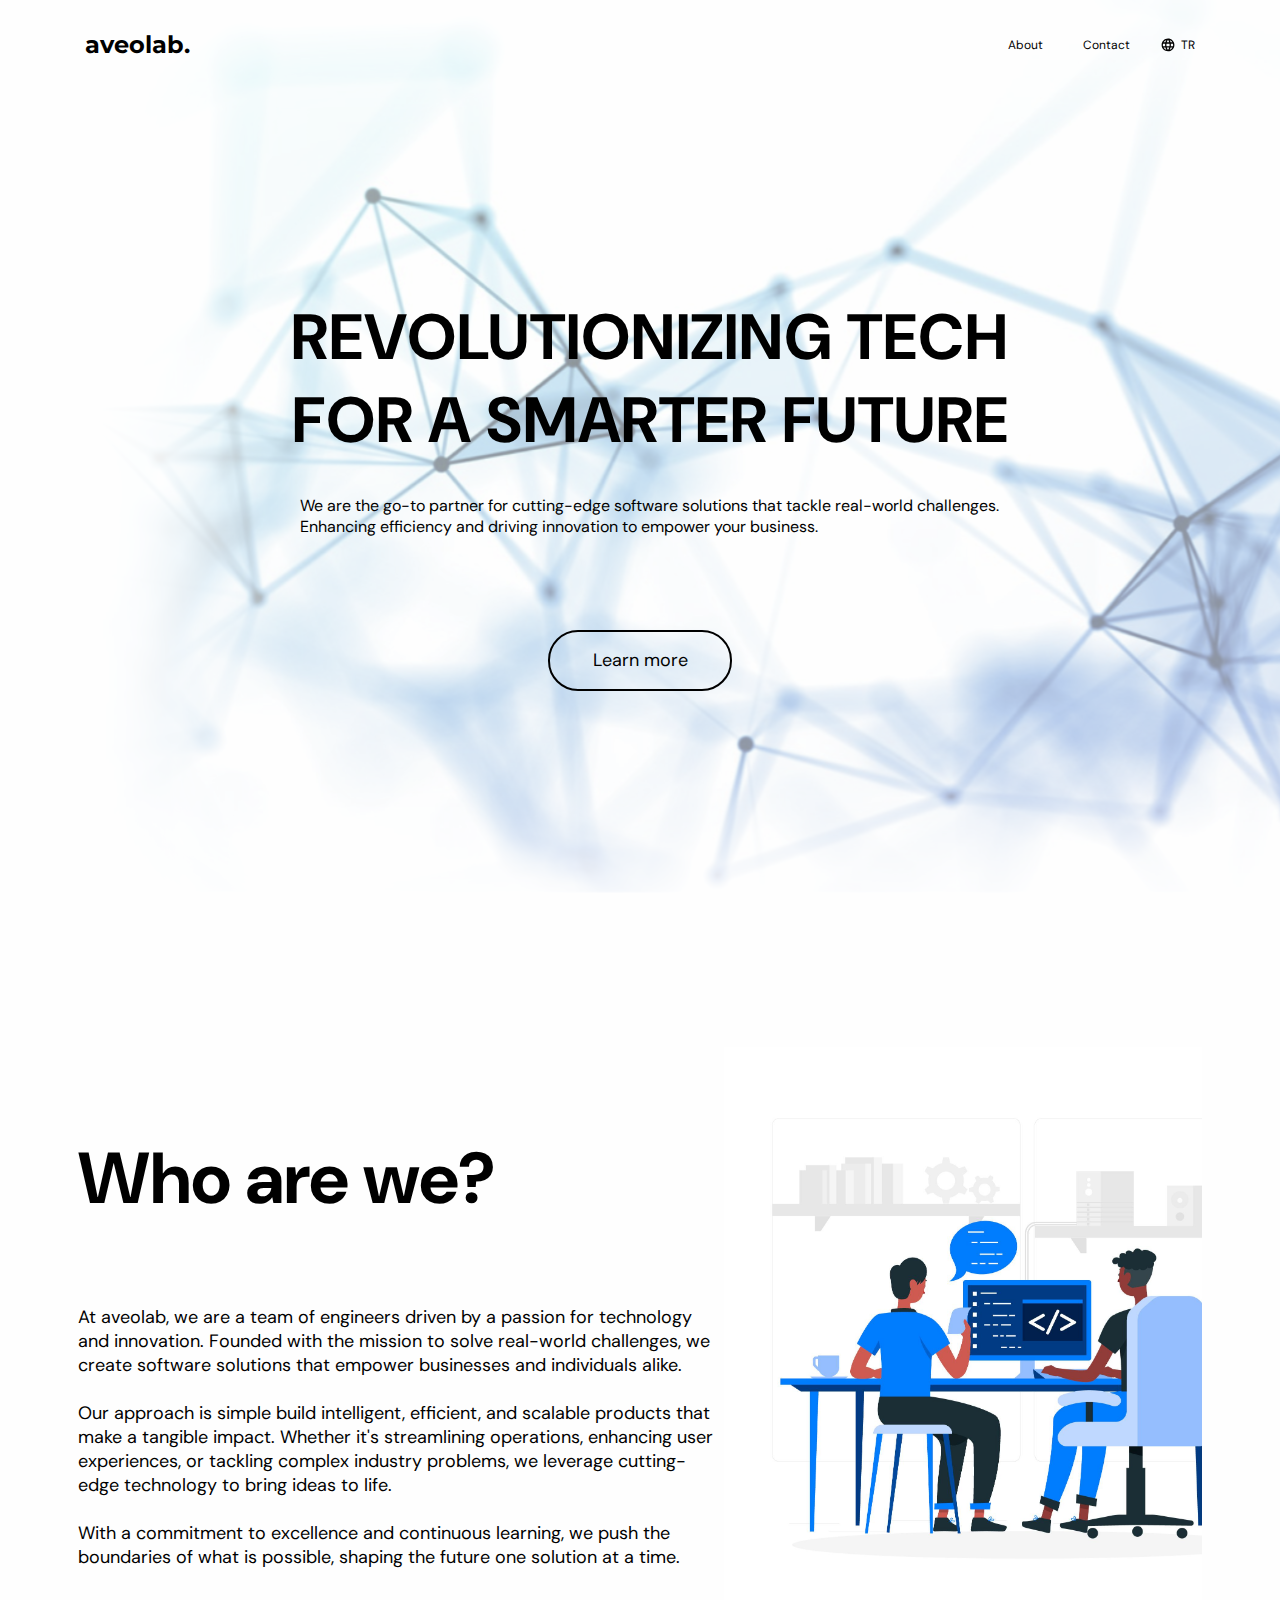
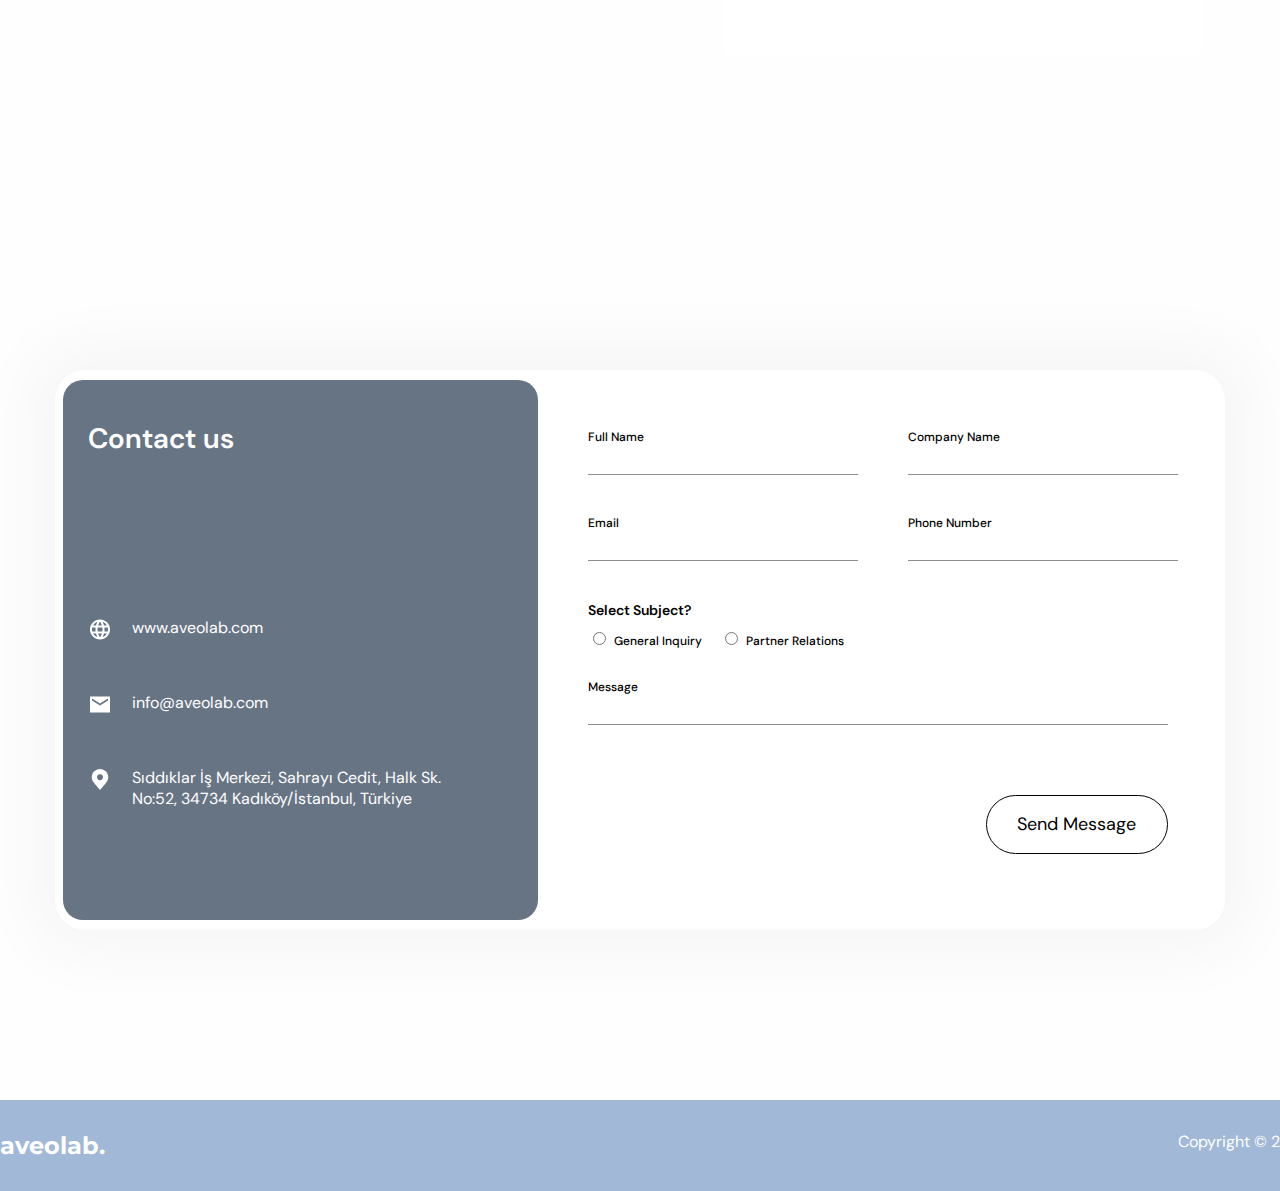
<file: index.html>
<html>
<head>
    <meta http-equiv="content-type" content="text/html;charset=utf-8"/>
    <link rel="preconnect" href="https://fonts.googleapis.com">
    <link rel="preconnect" href="https://fonts.gstatic.com" crossorigin>
    <link href="https://fonts.googleapis.com/css2?family=DM+Sans:ital,opsz,wght@0,9..40,100..1000;1,9..40,100..1000&family=Montserrat:ital,wght@0,100..900;1,100..900&display=swap"
          rel="stylesheet">
    <link href="./style.css" rel="stylesheet">
    <link rel="icon" type="image/x-icon" href="favicon.ico">
    <title>aveolab.</title>
</head>
<body>
<section class="page1">
    <div class="navbar">
        <div class="logo">aveolab.</div>
        <div class="nav-buttons">
            <div onclick="getElementById('about').scrollIntoView({behavior: 'smooth', block: 'start'})">About</div>
            <div class="nav-gap"></div>
            <div onclick="getElementById('contact').scrollIntoView({behavior: 'smooth', block: 'start'})">Contact</div>
            <div class="language"
                 onclick="window.location.href = 'index_tr.html'">
                <svg class="icon" viewBox="0 0 24 25" fill="none" xmlns="http://www.w3.org/2000/svg">
                    <path d="M16.36 14.396C16.44 13.736 16.5 13.076 16.5 12.396C16.5 11.716 16.44 11.056 16.36 10.396H19.74C19.9 11.036 20 11.706 20 12.396C20 13.086 19.9 13.756 19.74 14.396M14.59 19.956C15.19 18.846 15.65 17.646 15.97 16.396H18.92C17.9512 18.0643 16.4141 19.328 14.59 19.956ZM14.34 14.396H9.66C9.56 13.736 9.5 13.076 9.5 12.396C9.5 11.716 9.56 11.046 9.66 10.396H14.34C14.43 11.046 14.5 11.716 14.5 12.396C14.5 13.076 14.43 13.736 14.34 14.396ZM12 20.356C11.17 19.156 10.5 17.826 10.09 16.396H13.91C13.5 17.826 12.83 19.156 12 20.356ZM8 8.396H5.08C6.03864 6.72303 7.57466 5.45724 9.4 4.836C8.8 5.946 8.35 7.146 8 8.396ZM5.08 16.396H8C8.35 17.646 8.8 18.846 9.4 19.956C7.57827 19.3283 6.04429 18.0642 5.08 16.396ZM4.26 14.396C4.1 13.756 4 13.086 4 12.396C4 11.706 4.1 11.036 4.26 10.396H7.64C7.56 11.056 7.5 11.716 7.5 12.396C7.5 13.076 7.56 13.736 7.64 14.396M12 4.426C12.83 5.626 13.5 6.966 13.91 8.396H10.09C10.5 6.966 11.17 5.626 12 4.426ZM18.92 8.396H15.97C15.6565 7.15761 15.1931 5.9621 14.59 4.836C16.43 5.466 17.96 6.736 18.92 8.396ZM12 2.396C6.47 2.396 2 6.896 2 12.396C2 15.0482 3.05357 17.5917 4.92893 19.4671C5.85752 20.3956 6.95991 21.1322 8.17317 21.6348C9.38642 22.1373 10.6868 22.396 12 22.396C14.6522 22.396 17.1957 21.3424 19.0711 19.4671C20.9464 17.5917 22 15.0482 22 12.396C22 11.0828 21.7413 9.78242 21.2388 8.56916C20.7362 7.35591 19.9997 6.25351 19.0711 5.32493C18.1425 4.39634 17.0401 3.65975 15.8268 3.1572C14.6136 2.65465 13.3132 2.396 12 2.396Z"
                          fill="black"></path>
                </svg>
                <span>TR</span>
            </div>
        </div>
    </div>
    <div class="content">
        <div class="headline">
            Revolutionizing Tech for a Smarter Future
        </div>
        <div class="context">
            We are the go-to partner for cutting-edge software solutions that tackle real-world challenges. Enhancing
            efficiency and driving innovation to empower your business.
        </div>
        <div onclick="getElementById('about').scrollIntoView({behavior: 'smooth', block: 'start'})"
             class="button learn-more">
            Learn more
        </div>
    </div>
</section>
<section id="about" class="page2">
    <div class="content">
        <div class="about">
            <div class="title">
                Who are we?
            </div>
            <div class="context">
                At aveolab, we are a team of engineers driven by a passion for technology and innovation. Founded with
                the mission to solve real-world challenges, we create software solutions that empower businesses and
                individuals alike.<br/><br/>Our approach is simple build intelligent, efficient, and scalable products
                that make a tangible impact. Whether it's streamlining operations, enhancing user experiences, or
                tackling complex industry problems, we leverage cutting-edge technology to bring ideas to
                life.<br/><br/>With a commitment to excellence and continuous learning, we push the boundaries of what
                is possible, shaping the future one solution at a time.
            </div>
        </div>
    </div>
    <div class="image">

    </div>
</section>
<section id="contact" class="page3">
    <div class="content">
        <div class="contact-info">
            <div class="title">
                Contact us
            </div>
            <div class="contact-info-item">
                <svg class="icon" viewBox="0 0 24 25" fill="none" xmlns="http://www.w3.org/2000/svg">
                    <path d="M16.36 14.396C16.44 13.736 16.5 13.076 16.5 12.396C16.5 11.716 16.44 11.056 16.36 10.396H19.74C19.9 11.036 20 11.706 20 12.396C20 13.086 19.9 13.756 19.74 14.396M14.59 19.956C15.19 18.846 15.65 17.646 15.97 16.396H18.92C17.9512 18.0643 16.4141 19.328 14.59 19.956ZM14.34 14.396H9.66C9.56 13.736 9.5 13.076 9.5 12.396C9.5 11.716 9.56 11.046 9.66 10.396H14.34C14.43 11.046 14.5 11.716 14.5 12.396C14.5 13.076 14.43 13.736 14.34 14.396ZM12 20.356C11.17 19.156 10.5 17.826 10.09 16.396H13.91C13.5 17.826 12.83 19.156 12 20.356ZM8 8.396H5.08C6.03864 6.72303 7.57466 5.45724 9.4 4.836C8.8 5.946 8.35 7.146 8 8.396ZM5.08 16.396H8C8.35 17.646 8.8 18.846 9.4 19.956C7.57827 19.3283 6.04429 18.0642 5.08 16.396ZM4.26 14.396C4.1 13.756 4 13.086 4 12.396C4 11.706 4.1 11.036 4.26 10.396H7.64C7.56 11.056 7.5 11.716 7.5 12.396C7.5 13.076 7.56 13.736 7.64 14.396M12 4.426C12.83 5.626 13.5 6.966 13.91 8.396H10.09C10.5 6.966 11.17 5.626 12 4.426ZM18.92 8.396H15.97C15.6565 7.15761 15.1931 5.9621 14.59 4.836C16.43 5.466 17.96 6.736 18.92 8.396ZM12 2.396C6.47 2.396 2 6.896 2 12.396C2 15.0482 3.05357 17.5917 4.92893 19.4671C5.85752 20.3956 6.95991 21.1322 8.17317 21.6348C9.38642 22.1373 10.6868 22.396 12 22.396C14.6522 22.396 17.1957 21.3424 19.0711 19.4671C20.9464 17.5917 22 15.0482 22 12.396C22 11.0828 21.7413 9.78242 21.2388 8.56916C20.7362 7.35591 19.9997 6.25351 19.0711 5.32493C18.1425 4.39634 17.0401 3.65975 15.8268 3.1572C14.6136 2.65465 13.3132 2.396 12 2.396Z"
                          fill="white"></path>
                </svg>
                <div class="text">www.aveolab.com</div>
            </div>
            <div class="contact-info-item">
                <svg class="icon" viewBox="0 0 24 25" fill="none" xmlns="http://www.w3.org/2000/svg">
                    <path d="M22 4.396H2V20.396H22V4.396ZM20 8.396L12 13.396L4 8.396V6.396L12 11.396L20 6.396V8.396Z"
                          fill="white"></path>
                </svg>
                <div class="text">
                    info@aveolab.com
                </div>
            </div>
            <div class="contact-info-item">
                <svg class="icon" viewBox="0 0 24 25" fill="none" xmlns="http://www.w3.org/2000/svg">
                    <path d="M12 1.896C9.81275 1.89858 7.71583 2.7686 6.16921 4.31522C4.6226 5.86183 3.75257 7.95875 3.74999 10.146C3.74737 11.9334 4.33123 13.6723 5.41199 15.096C5.41199 15.096 5.63699 15.3922 5.67374 15.435L12 22.896L18.3292 15.4312C18.3622 15.3915 18.588 15.096 18.588 15.096L18.5887 15.0937C19.669 13.6707 20.2526 11.9326 20.25 10.146C20.2474 7.95875 19.3774 5.86183 17.8308 4.31522C16.2842 2.7686 14.1872 1.89858 12 1.896V1.896ZM12 13.146C11.4066 13.146 10.8266 12.97 10.3333 12.6404C9.83994 12.3108 9.45542 11.8422 9.22835 11.294C9.00129 10.7459 8.94188 10.1427 9.05764 9.56073C9.17339 8.97878 9.45912 8.44423 9.87867 8.02468C10.2982 7.60512 10.8328 7.3194 11.4147 7.20364C11.9967 7.08788 12.5999 7.14729 13.148 7.37436C13.6962 7.60142 14.1648 7.98594 14.4944 8.47929C14.824 8.97263 15 9.55265 15 10.146C14.999 10.9413 14.6826 11.7038 14.1202 12.2662C13.5578 12.8286 12.7953 13.145 12 13.146V13.146Z"
                          fill="white"/>
                </svg>
                <div class="text">
                    Sıddıklar İş Merkezi, Sahrayı Cedit, Halk Sk. No:52, 34734 Kadıköy/İstanbul, Türkiye
                </div>
            </div>
        </div>
        <div id="form" class="form">
            <div class="form-line">
                <div class="input">
                    <div class="title">Full Name</div>
                    <input id="name" class="text-input" type="text">
                </div>
                <div class="input">
                    <div class="title">Company Name</div>
                    <input id="company" class="text-input" type="text">
                </div>
            </div>
            <div class="form-line">
                <div class="input">
                    <div class="title">Email</div>
                    <input id="email" class="text-input" type="text">
                </div>
                <div class="input">
                    <div class="title">Phone Number</div>
                    <input id="phone" class="text-input" type="text">
                </div>
            </div>
            <div class="form-line">
                <div class="radio">
                    <div class="title">Select Subject?</div>
                    <input name="subject" type="radio" value="General Inquiry"><span>General Inquiry</span>
                    <input name="subject" type="radio" value="Partner Relations"><span>Partner Relations</span>
                </div>
            </div>
            <div class="form-line">
                <div class="input">
                    <div class="title">Message</div>
                    <textarea id="message" class="text-area"
                              oninput="this.style.height = this.scrollHeight + 'px';"></textarea>
                </div>
            </div>
            <div class="form-line-submit">
                <div onclick="submit()" class="button submit">
                    Send Message
                </div>
            </div>
        </div>
    </div>
</section>
<div class="footer">
    <div class="content">
        <div class="logo footer-item-left">aveolab.</div>
        <div class="footer-item-right">Copyright © 2025</div>
    </div>
</div>
</body>
<script>
    function submit(){
        const formURL = "https://docs.google.com/forms/d/e/1FAIpQLSfMcMC4Tq0uPzt68FTimTCQQi5V0cfr5quUsZmkXDH1s3fKgQ/formResponse"; // Replace with your Form URL
        const formData = new FormData();

        // Replace entry.xxxxx with your actual field entry IDs from Google Form
        formData.append("entry.408041007", document.getElementById("name").value);
        formData.append("entry.1207151974", document.getElementById("company").value);
        formData.append("entry.1981433563", document.getElementById("email").value);
        formData.append("entry.1639230885", document.getElementById("phone").value);
        formData.append("entry.278148311", document.querySelector('input[name="subject"]:checked').value);
        formData.append("entry.217651649", document.getElementById("message").value);

        fetch(formURL, {
            method: "POST",
            body: formData,
            mode: "no-cors" // This prevents CORS issues
        }).then(() => {
            document.getElementById("form").innerHTML = "Your message is submitted! A team member will get in touch soon.";
        }).catch((error) => {
            console.error("Error submitting form:", error);
        });

    }
</script>
</html>
</file>
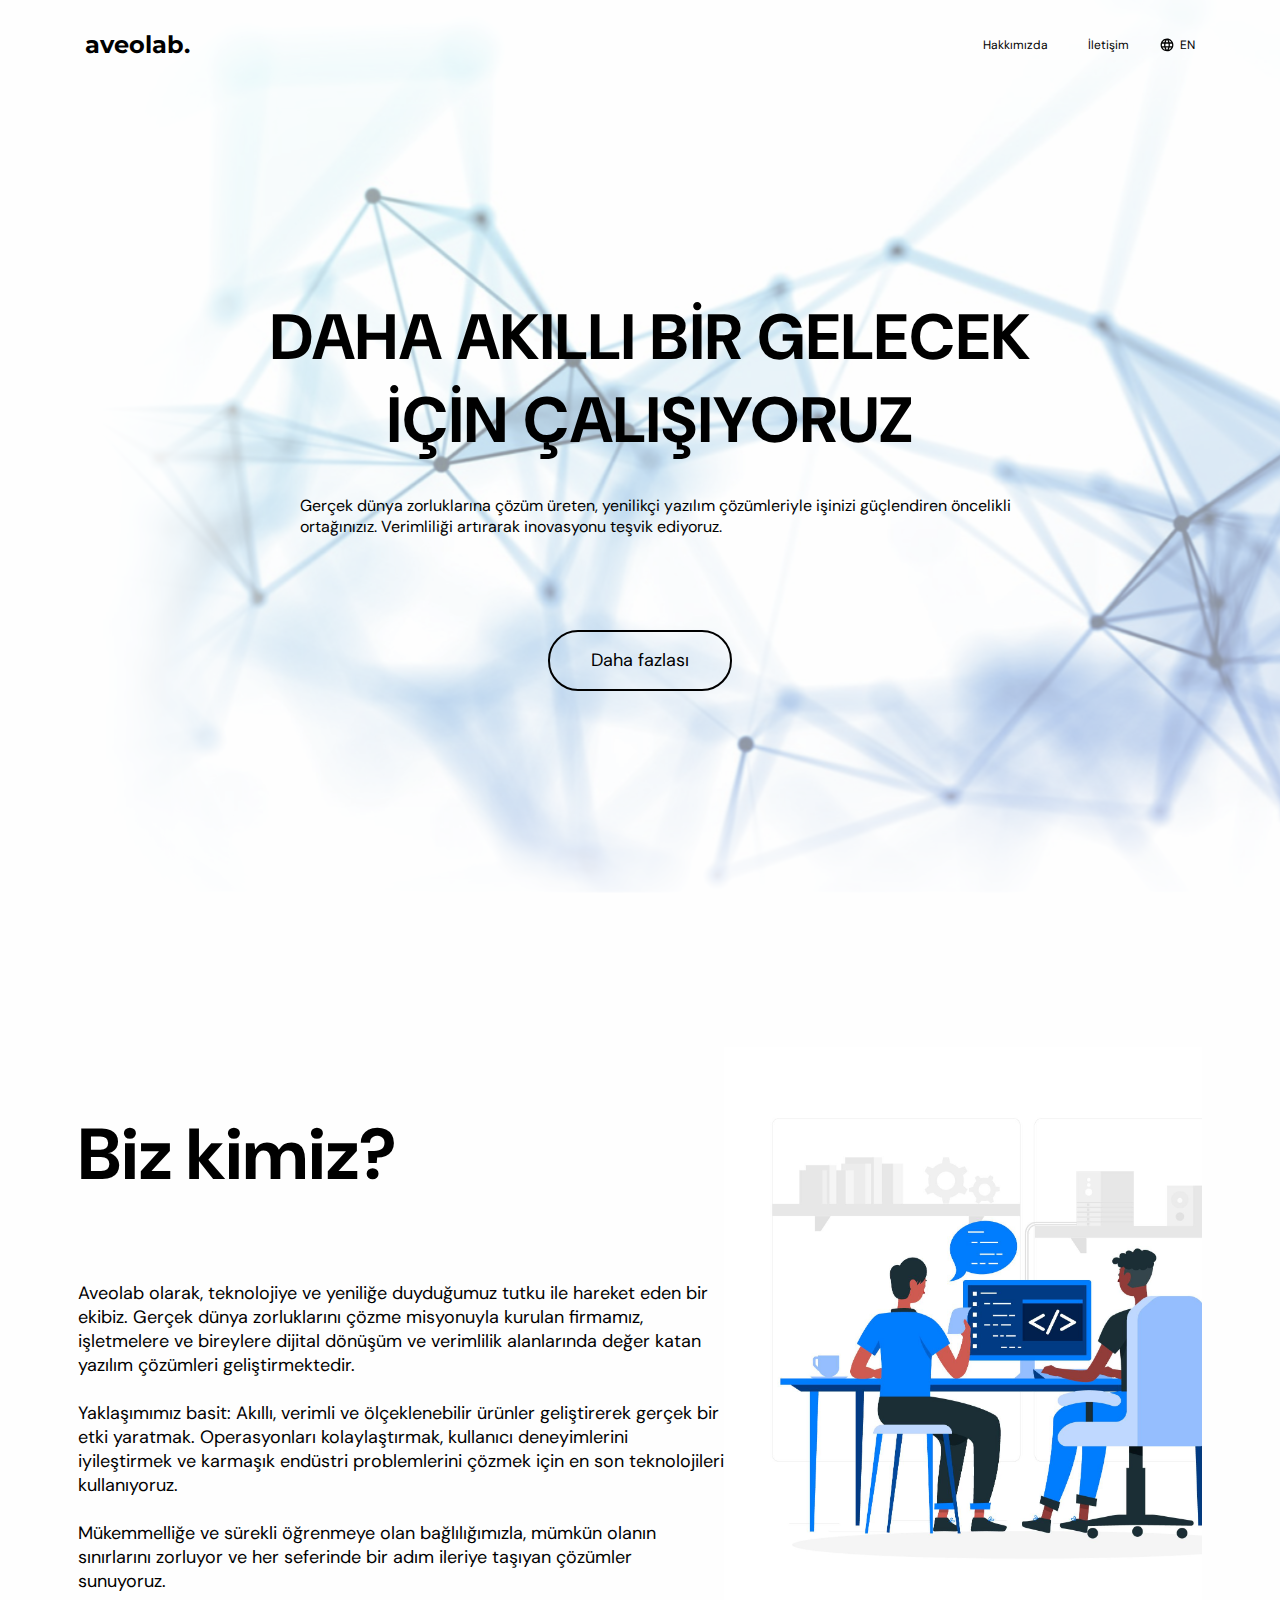
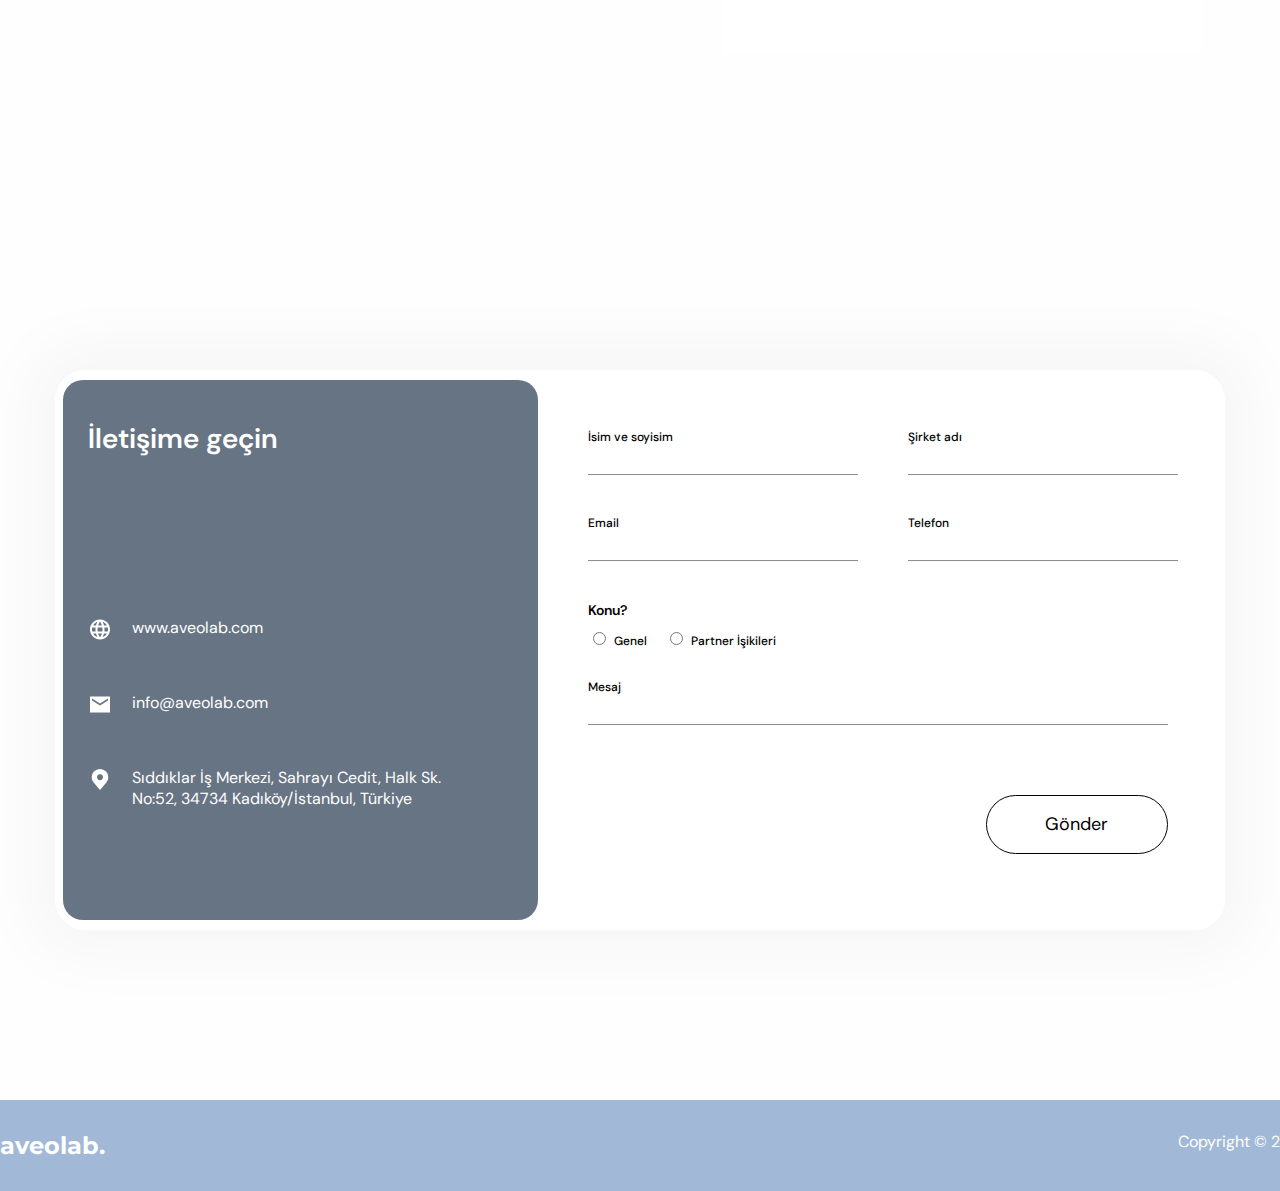
<file: index_tr.html>
<html>
<head>
    <meta http-equiv="content-type" content="text/html;charset=utf-8"/>
    <link rel="preconnect" href="https://fonts.googleapis.com">
    <link rel="preconnect" href="https://fonts.gstatic.com" crossorigin>
    <link href="https://fonts.googleapis.com/css2?family=DM+Sans:ital,opsz,wght@0,9..40,100..1000;1,9..40,100..1000&family=Montserrat:ital,wght@0,100..900;1,100..900&display=swap"
          rel="stylesheet">
    <link href="./style.css" rel="stylesheet">
    <link rel="icon" type="image/x-icon" href="favicon.ico">
    <title>aveolab.</title>
</head>
<body>
<section class="page1">
    <div class="navbar">
        <div class="logo">aveolab.</div>
        <div class="nav-buttons">
            <div onclick="getElementById('about').scrollIntoView({behavior: 'smooth', block: 'start'})">Hakkımızda</div>
            <div class="nav-gap"></div>
            <div onclick="getElementById('contact').scrollIntoView({behavior: 'smooth', block: 'start'})">İletişim</div>
            <div class="language"
                 onclick="window.location.href = 'index.html'">
                <svg class="icon" viewBox="0 0 24 25" fill="none" xmlns="http://www.w3.org/2000/svg">
                    <path d="M16.36 14.396C16.44 13.736 16.5 13.076 16.5 12.396C16.5 11.716 16.44 11.056 16.36 10.396H19.74C19.9 11.036 20 11.706 20 12.396C20 13.086 19.9 13.756 19.74 14.396M14.59 19.956C15.19 18.846 15.65 17.646 15.97 16.396H18.92C17.9512 18.0643 16.4141 19.328 14.59 19.956ZM14.34 14.396H9.66C9.56 13.736 9.5 13.076 9.5 12.396C9.5 11.716 9.56 11.046 9.66 10.396H14.34C14.43 11.046 14.5 11.716 14.5 12.396C14.5 13.076 14.43 13.736 14.34 14.396ZM12 20.356C11.17 19.156 10.5 17.826 10.09 16.396H13.91C13.5 17.826 12.83 19.156 12 20.356ZM8 8.396H5.08C6.03864 6.72303 7.57466 5.45724 9.4 4.836C8.8 5.946 8.35 7.146 8 8.396ZM5.08 16.396H8C8.35 17.646 8.8 18.846 9.4 19.956C7.57827 19.3283 6.04429 18.0642 5.08 16.396ZM4.26 14.396C4.1 13.756 4 13.086 4 12.396C4 11.706 4.1 11.036 4.26 10.396H7.64C7.56 11.056 7.5 11.716 7.5 12.396C7.5 13.076 7.56 13.736 7.64 14.396M12 4.426C12.83 5.626 13.5 6.966 13.91 8.396H10.09C10.5 6.966 11.17 5.626 12 4.426ZM18.92 8.396H15.97C15.6565 7.15761 15.1931 5.9621 14.59 4.836C16.43 5.466 17.96 6.736 18.92 8.396ZM12 2.396C6.47 2.396 2 6.896 2 12.396C2 15.0482 3.05357 17.5917 4.92893 19.4671C5.85752 20.3956 6.95991 21.1322 8.17317 21.6348C9.38642 22.1373 10.6868 22.396 12 22.396C14.6522 22.396 17.1957 21.3424 19.0711 19.4671C20.9464 17.5917 22 15.0482 22 12.396C22 11.0828 21.7413 9.78242 21.2388 8.56916C20.7362 7.35591 19.9997 6.25351 19.0711 5.32493C18.1425 4.39634 17.0401 3.65975 15.8268 3.1572C14.6136 2.65465 13.3132 2.396 12 2.396Z"
                          fill="black"></path>
                </svg>
                <span>EN</span>
            </div>
        </div>
    </div>
    <div class="content">
        <div class="headline">
            DAHA AKILLI BİR GELECEK İÇİN ÇALIŞIYORUZ
        </div>
        <div class="context">
            Gerçek dünya zorluklarına çözüm üreten, yenilikçi yazılım çözümleriyle işinizi güçlendiren öncelikli
            ortağınızız. Verimliliği artırarak inovasyonu teşvik ediyoruz.
        </div>
        <div onclick="getElementById('about').scrollIntoView({behavior: 'smooth', block: 'start'})"
             class="button learn-more">
            Daha fazlası
        </div>
    </div>
</section>
<section id="about" class="page2">
    <div class="content">
        <div class="about">
            <div class="title">
                Biz kimiz?
            </div>
            <div class="context">
                Aveolab olarak, teknolojiye ve yeniliğe duyduğumuz tutku ile hareket eden bir ekibiz. Gerçek dünya
                zorluklarını çözme misyonuyla kurulan firmamız, işletmelere ve bireylere dijital dönüşüm ve verimlilik
                alanlarında değer katan yazılım çözümleri geliştirmektedir.
                <br/><br/>Yaklaşımımız basit: Akıllı, verimli ve ölçeklenebilir ürünler geliştirerek gerçek bir etki
                yaratmak. Operasyonları kolaylaştırmak, kullanıcı deneyimlerini iyileştirmek ve karmaşık endüstri
                problemlerini çözmek için en son teknolojileri kullanıyoruz.
                <br/><br/>Mükemmelliğe ve sürekli öğrenmeye olan bağlılığımızla, mümkün olanın sınırlarını zorluyor ve
                her seferinde bir adım ileriye taşıyan çözümler sunuyoruz.
            </div>
        </div>
    </div>
    <div class="image">

    </div>
</section>
<section id="contact" class="page3">
    <div class="content">
        <div class="contact-info">
            <div class="title">
                İletişime geçin
            </div>
            <div class="contact-info-item">
                <svg class="icon" viewBox="0 0 24 25" fill="none" xmlns="http://www.w3.org/2000/svg">
                    <path d="M16.36 14.396C16.44 13.736 16.5 13.076 16.5 12.396C16.5 11.716 16.44 11.056 16.36 10.396H19.74C19.9 11.036 20 11.706 20 12.396C20 13.086 19.9 13.756 19.74 14.396M14.59 19.956C15.19 18.846 15.65 17.646 15.97 16.396H18.92C17.9512 18.0643 16.4141 19.328 14.59 19.956ZM14.34 14.396H9.66C9.56 13.736 9.5 13.076 9.5 12.396C9.5 11.716 9.56 11.046 9.66 10.396H14.34C14.43 11.046 14.5 11.716 14.5 12.396C14.5 13.076 14.43 13.736 14.34 14.396ZM12 20.356C11.17 19.156 10.5 17.826 10.09 16.396H13.91C13.5 17.826 12.83 19.156 12 20.356ZM8 8.396H5.08C6.03864 6.72303 7.57466 5.45724 9.4 4.836C8.8 5.946 8.35 7.146 8 8.396ZM5.08 16.396H8C8.35 17.646 8.8 18.846 9.4 19.956C7.57827 19.3283 6.04429 18.0642 5.08 16.396ZM4.26 14.396C4.1 13.756 4 13.086 4 12.396C4 11.706 4.1 11.036 4.26 10.396H7.64C7.56 11.056 7.5 11.716 7.5 12.396C7.5 13.076 7.56 13.736 7.64 14.396M12 4.426C12.83 5.626 13.5 6.966 13.91 8.396H10.09C10.5 6.966 11.17 5.626 12 4.426ZM18.92 8.396H15.97C15.6565 7.15761 15.1931 5.9621 14.59 4.836C16.43 5.466 17.96 6.736 18.92 8.396ZM12 2.396C6.47 2.396 2 6.896 2 12.396C2 15.0482 3.05357 17.5917 4.92893 19.4671C5.85752 20.3956 6.95991 21.1322 8.17317 21.6348C9.38642 22.1373 10.6868 22.396 12 22.396C14.6522 22.396 17.1957 21.3424 19.0711 19.4671C20.9464 17.5917 22 15.0482 22 12.396C22 11.0828 21.7413 9.78242 21.2388 8.56916C20.7362 7.35591 19.9997 6.25351 19.0711 5.32493C18.1425 4.39634 17.0401 3.65975 15.8268 3.1572C14.6136 2.65465 13.3132 2.396 12 2.396Z"
                          fill="white"></path>
                </svg>
                <div class="text">www.aveolab.com</div>
            </div>
            <div class="contact-info-item">
                <svg class="icon" viewBox="0 0 24 25" fill="none" xmlns="http://www.w3.org/2000/svg">
                    <path d="M22 4.396H2V20.396H22V4.396ZM20 8.396L12 13.396L4 8.396V6.396L12 11.396L20 6.396V8.396Z"
                          fill="white"></path>
                </svg>
                <div class="text">
                    info@aveolab.com
                </div>
            </div>
            <div class="contact-info-item">
                <svg class="icon" viewBox="0 0 24 25" fill="none" xmlns="http://www.w3.org/2000/svg">
                    <path d="M12 1.896C9.81275 1.89858 7.71583 2.7686 6.16921 4.31522C4.6226 5.86183 3.75257 7.95875 3.74999 10.146C3.74737 11.9334 4.33123 13.6723 5.41199 15.096C5.41199 15.096 5.63699 15.3922 5.67374 15.435L12 22.896L18.3292 15.4312C18.3622 15.3915 18.588 15.096 18.588 15.096L18.5887 15.0937C19.669 13.6707 20.2526 11.9326 20.25 10.146C20.2474 7.95875 19.3774 5.86183 17.8308 4.31522C16.2842 2.7686 14.1872 1.89858 12 1.896V1.896ZM12 13.146C11.4066 13.146 10.8266 12.97 10.3333 12.6404C9.83994 12.3108 9.45542 11.8422 9.22835 11.294C9.00129 10.7459 8.94188 10.1427 9.05764 9.56073C9.17339 8.97878 9.45912 8.44423 9.87867 8.02468C10.2982 7.60512 10.8328 7.3194 11.4147 7.20364C11.9967 7.08788 12.5999 7.14729 13.148 7.37436C13.6962 7.60142 14.1648 7.98594 14.4944 8.47929C14.824 8.97263 15 9.55265 15 10.146C14.999 10.9413 14.6826 11.7038 14.1202 12.2662C13.5578 12.8286 12.7953 13.145 12 13.146V13.146Z"
                          fill="white"/>
                </svg>
                <div class="text">
                    Sıddıklar İş Merkezi, Sahrayı Cedit, Halk Sk. No:52, 34734 Kadıköy/İstanbul, Türkiye
                </div>
            </div>
        </div>
        <div id="form" class="form">
            <div class="form-line">
                <div class="input">
                    <div class="title">İsim ve soyisim</div>
                    <input id="name" class="text-input" type="text">
                </div>
                <div class="input">
                    <div class="title">Şirket adı</div>
                    <input id="company" class="text-input" type="text">
                </div>
            </div>
            <div class="form-line">
                <div class="input">
                    <div class="title">Email</div>
                    <input id="email" class="text-input" type="text">
                </div>
                <div class="input">
                    <div class="title">Telefon</div>
                    <input id="phone" class="text-input" type="text">
                </div>
            </div>
            <div class="form-line">
                <div class="radio">
                    <div class="title">Konu?</div>
                    <input name="subject" type="radio" value="General Inquiry"><span>Genel</span>
                    <input name="subject" type="radio" value="Partner Relations"><span>Partner İşikileri</span>
                </div>
            </div>
            <div class="form-line">
                <div class="input">
                    <div class="title">Mesaj</div>
                    <textarea id="message" class="text-area"
                              oninput="this.style.height = this.scrollHeight + 'px';"></textarea>
                </div>
            </div>
            <div class="form-line-submit">
                <div onclick="submit()" class="button submit">
                    Gönder
                </div>
            </div>
        </div>
    </div>
</section>
<div class="footer">
    <div class="content">
        <div class="logo footer-item-left">aveolab.</div>
        <div class="footer-item-right">Copyright © 2025</div>
    </div>
</div>
</body>
<script>
    function submit(){
        const formURL = "https://docs.google.com/forms/d/e/1FAIpQLSfMcMC4Tq0uPzt68FTimTCQQi5V0cfr5quUsZmkXDH1s3fKgQ/formResponse"; // Replace with your Form URL
        const formData = new FormData();

        // Replace entry.xxxxx with your actual field entry IDs from Google Form
        formData.append("entry.408041007", document.getElementById("name").value);
        formData.append("entry.1207151974", document.getElementById("company").value);
        formData.append("entry.1981433563", document.getElementById("email").value);
        formData.append("entry.1639230885", document.getElementById("phone").value);
        formData.append("entry.278148311", document.querySelector('input[name="subject"]:checked').value);
        formData.append("entry.217651649", document.getElementById("message").value);

        fetch(formURL, {
            method: "POST",
            body: formData,
            mode: "no-cors" // This prevents CORS issues
        }).then(() => {
            document.getElementById("form").innerHTML = "Your message is submitted! A team member will get in touch soon.";
        }).catch((error) => {
            console.error("Error submitting form:", error);
        });

    }
</script>
</html>
</file>
<file: style.css>
body {
    font-family: DM Sans;
    text-align: center;
    margin: 0;
    background: #fefefe;
}

section {
    width: 100%;
    height: 100%;
    display:grid;
}

.page1 {
    background-image: url('./homeback.svg');
    background-size: cover;
}

.page1 .navbar {
    display: flex;
    width: 1110px;
    height:30px;
    padding-top: 30px;
    justify-self: center;
    color: black;
}

.logo {
    width: 50%;
    font-size: 24px;
    font-family: Montserrat;
    font-weight: 700;
    text-align: left;
}
.page1 .navbar .nav-gap {
    width: 40px;
}
.page1 .navbar .nav-buttons {
    width:50%;
    display: flex;
    cursor:pointer;
    color: black;
    font-size: 12px;
    font-family: DM Sans;
    font-weight: 400;
    display: flex;
    justify-content: flex-end;
    align-items: center;
}

.page1 .navbar .nav-buttons .language {
    padding-left:30px;
    display:flex;
}

.page1 .navbar .nav-buttons .language .icon {
    width:16px;
    height: 16px;
    padding-right:5px
}

.page1 .content {
    justify-self: center;
    justify-items: center
}

.page1 .content .headline {
    padding-top: 26px;
    padding-left: 20px;
    letter-spacing: 1px;
    width: 800px;
    color: black;
    font-size: 64px;
    font-weight: 700;
    text-transform: uppercase;
    word-wrap: break-word
}

.page1 .content .context {
    padding-top: 33px;
    padding-left: 60px;
    padding-bottom: 93px;
    width: 740px;
    text-align: left;
    color: black;
    font-size: 16px;
    font-weight: 400;
}

.button {
    border: 2px solid black;
    border-radius: 30px;
    overflow: hidden;
    justify-content: center;
    align-items: center;
    display: inline-flex
}

.learn-more {
    width: 180px;
    height: 57px;
    font-size: 18px;
    font-weight: 400;
    word-wrap: break-word;
    cursor:pointer;
}

.submit {
    width: 180px;
    height: 57px;
    font-size: 18px;
    font-weight: 400;
    word-wrap: break-word;
    border: 1px solid black;
    cursor:pointer;
}

.page2 {
    display: flex;
    align-items: center;
    justify-content: center;

}
.page2 .content .about {
    width: 646px
}
.page2 .content .about .title {
    color: black;
    font-size: 72px;
    font-weight: 700;
    word-wrap: break-word;
    text-align: left;
    padding-bottom: 80px
}

.page2 .content .about .context {
    color: black;
    font-size: 18px;
    font-weight: 400;
    word-wrap: break-word;
    text-align: left;
}

.page2 .image {
    background-image: url('./team.jpg');
    width: 478px;
    height: 607px;
    background-size: cover;
}

.page3 {
    align-content: center;
}

.page3 .content {
    width: 1170px;
    height: 560px;
    border-radius: 30px;
    display: flex;
    justify-self: center;
    align-content: center;
    align-items: center;
    justify-content: center;
    background: white;
    box-shadow: 0px 0px 60px 30px rgba(0, 0, 0, 0.03);
}

.page3 .content .contact-info {
    width:410px;
    height: 460px;
    background: #677484;
    border-radius: 20px;
    color: white;
    text-align: left;
    padding:40px;
    padding-left: 25px;
}

.page3 .content .contact-info .contact-info-item {
    display: flex;
    padding-bottom:50px
}

.page3 .content .contact-info .contact-info-item .icon {
    width:24px;
    height: 25px;
    padding-right: 20px;
}

.page3 .content .contact-info .contact-info-item .text {
    width: 330px
}

.page3 .content .contact-info .title {
    font-size: 28px;
    font-weight: 600;
    padding-bottom: 160px;
}
.page3 .content .form {
    width:580px;
    height: 543px;
    padding: 50px;
    padding-top: 150px;
}

.page3 .content .form .form-line .input {
    width: 450px;
    padding-right: 50px;
    padding-bottom: 10px;
}

.input{
   justify-items: left;
}

.input .title {
    color: black;
    font-size: 12px;
    font-weight: 500;
    text-align: left;
    padding-bottom: 10px;
}

.input .text-input {
    border: none;
    border-bottom: 1px solid #8D8D8D;
    outline: none;
    width:270px;
    font-family: DM Sans;
}

.input .text-area {
    border: none;
    border-bottom: 1px solid #8D8D8D;
    outline: none;
    width:580px;
    height: 20px;
    overflow: hidden;
    resize: none;
    min-height: 20px;
    max-height: 80px;
    font-family: DM Sans;
}

.radio{
   justify-items: left;
   font-size: 12px;
   font-weight: 500;
   color: black;
}

.radio span{
    padding-right:15px;
    padding-left:5px;
}

.radio .title {
    font-size: 14px;
    font-weight: 600;
    color: black;
    padding-bottom: 10px;
    text-align: left;
}

.page3 .content .form .form-line-submit {
    float: right;
    padding-top: 30px;
}

.footer {
    width: 100%;
    height: 91px;
    background: #a1b9d7;
    display:grid;
    justify-items: center;
    align-content: center;
}

.footer .content {
    color: white;
    display: flex;
    width: 1310px;

}

.footer .content .footer-item-left {
    width: 50%;
    text-align: left;
}

.footer .content .footer-item-right {
    width: 50%;
    text-align: right;
}

.form-line {
    display:flex;
    padding-bottom: 30px;
}
</file>
